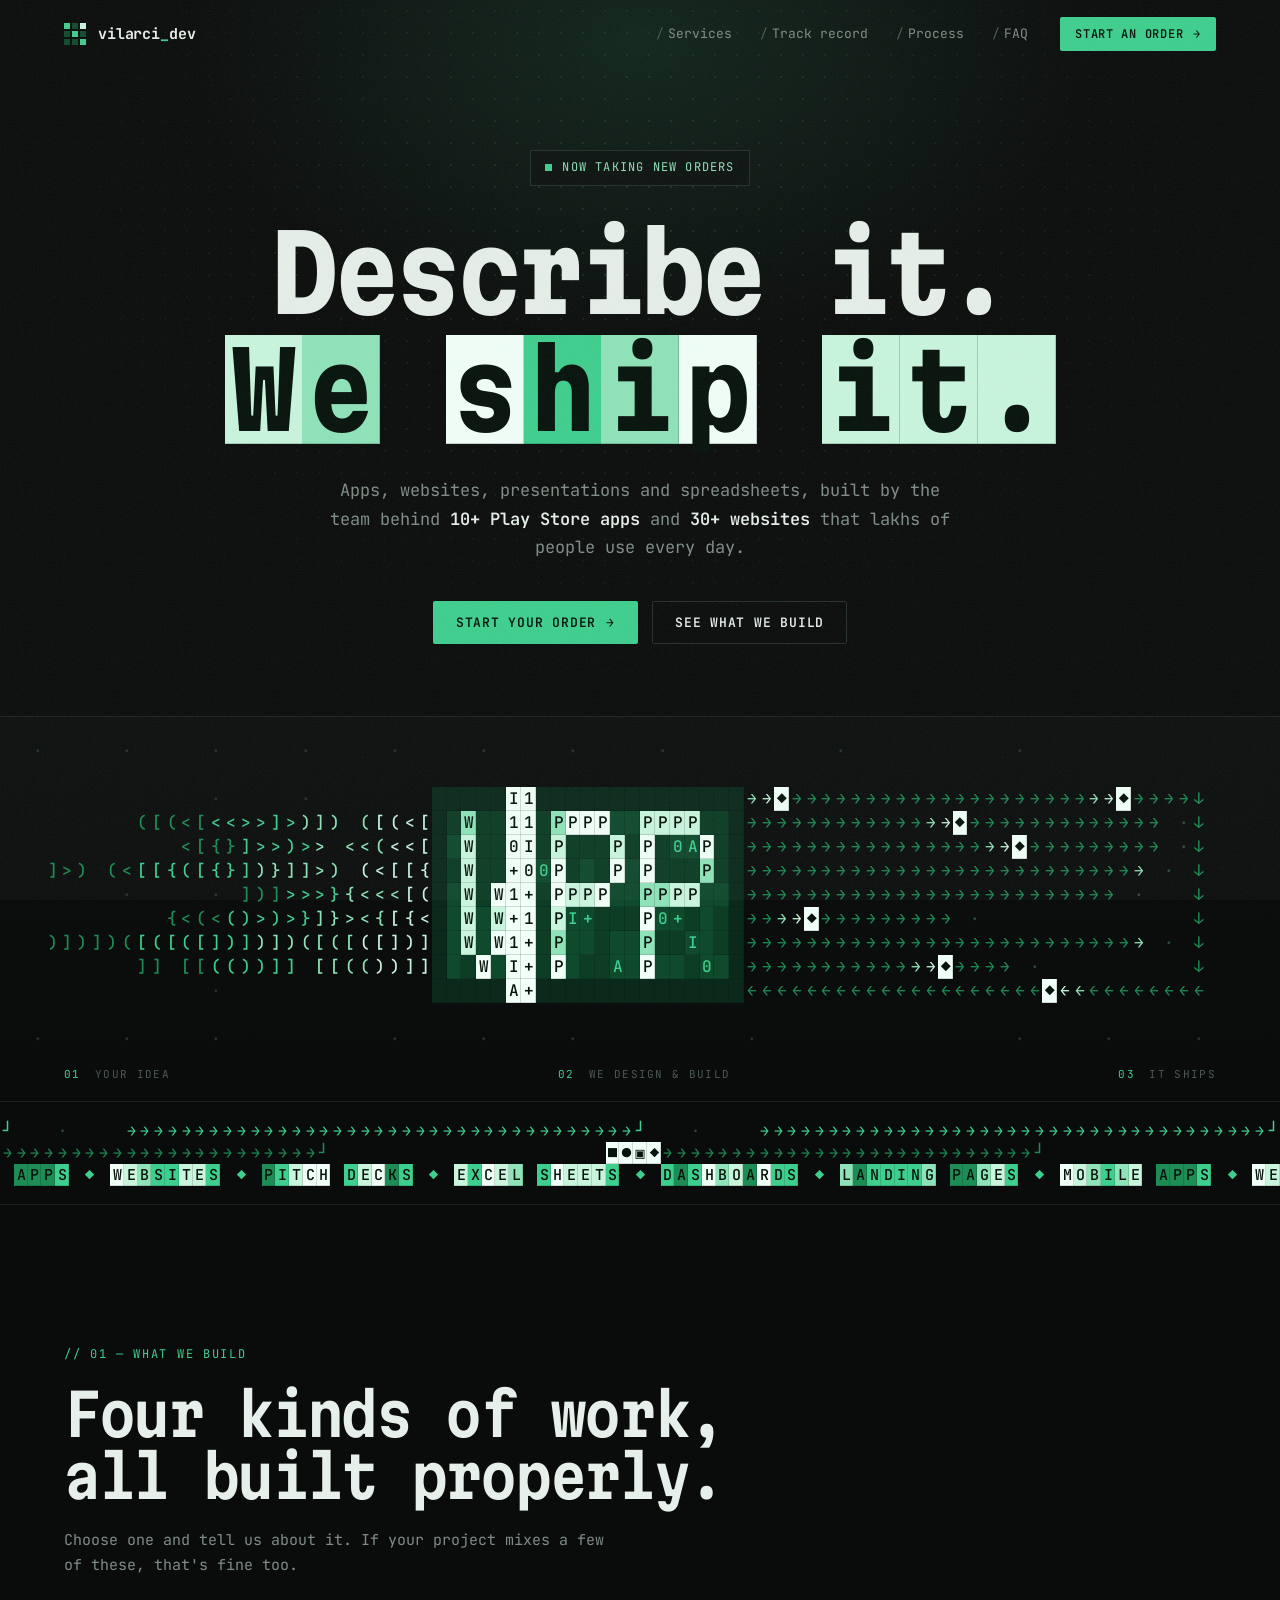
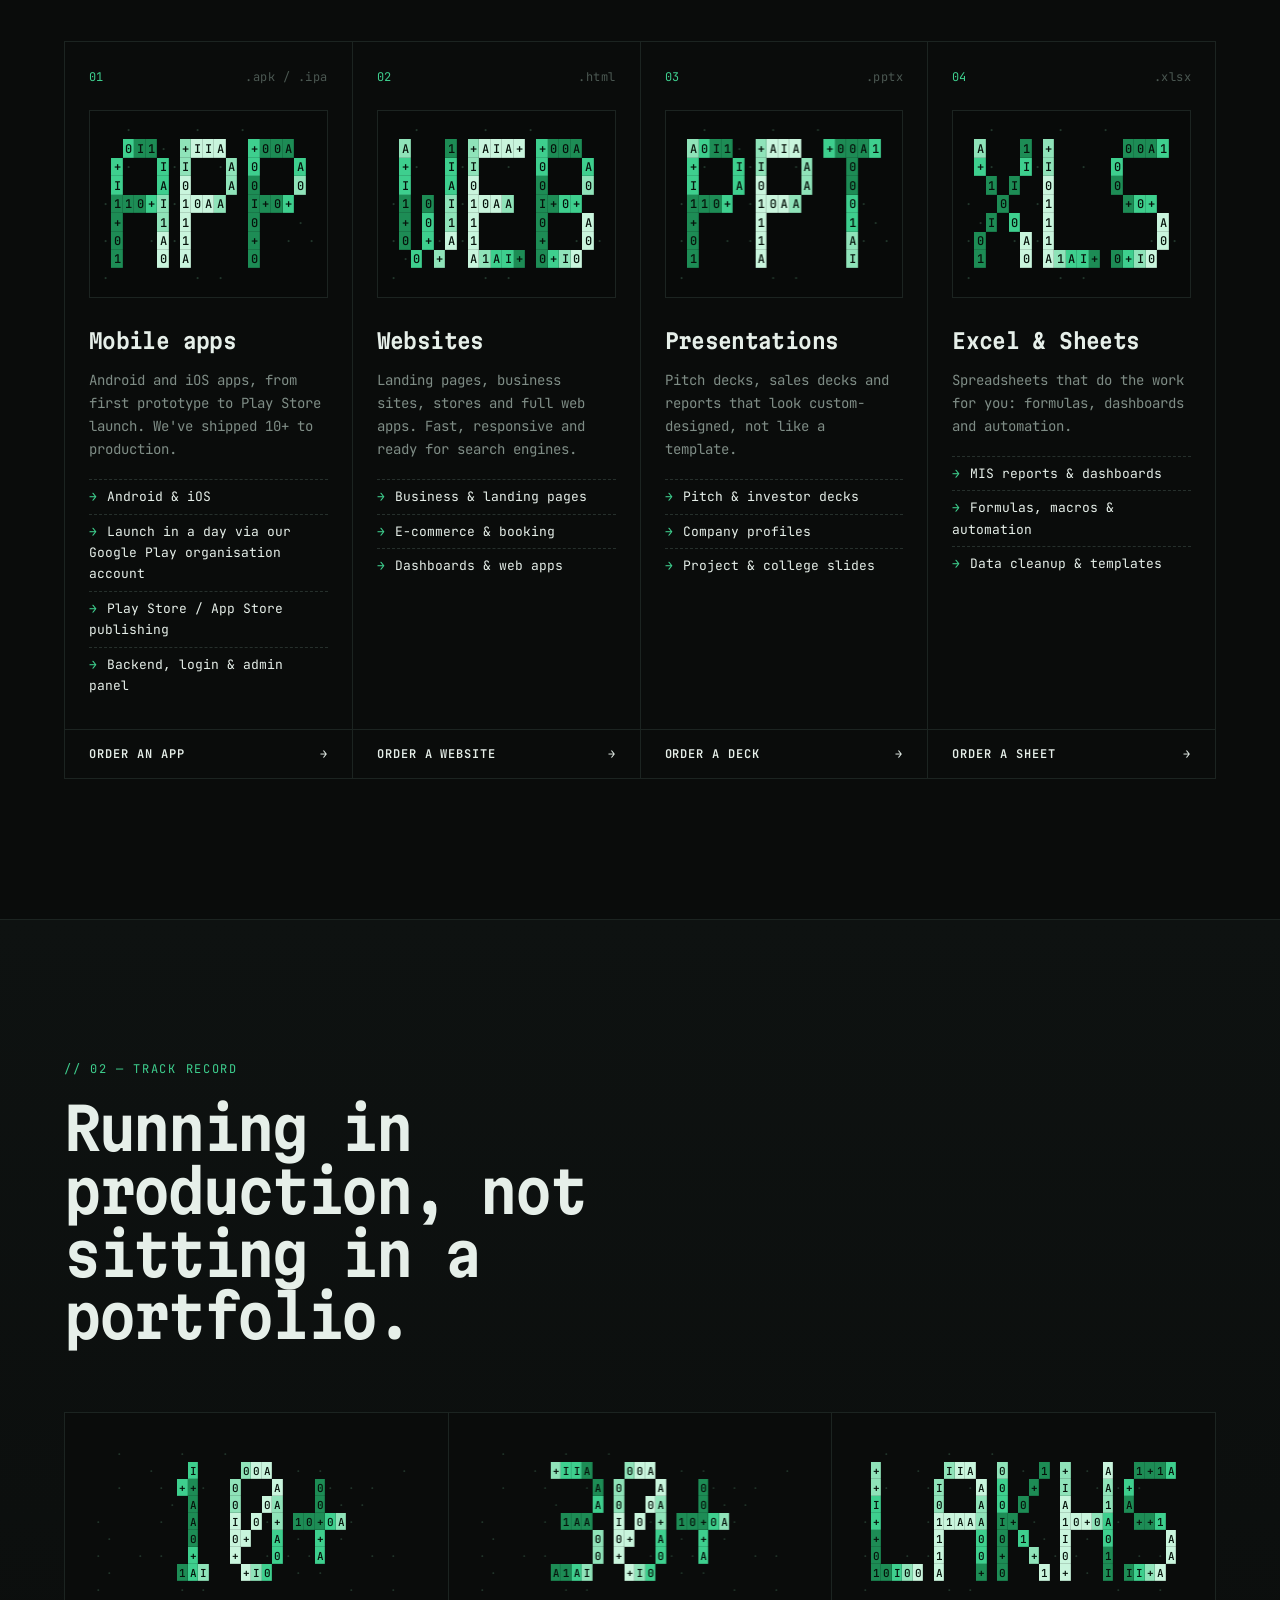
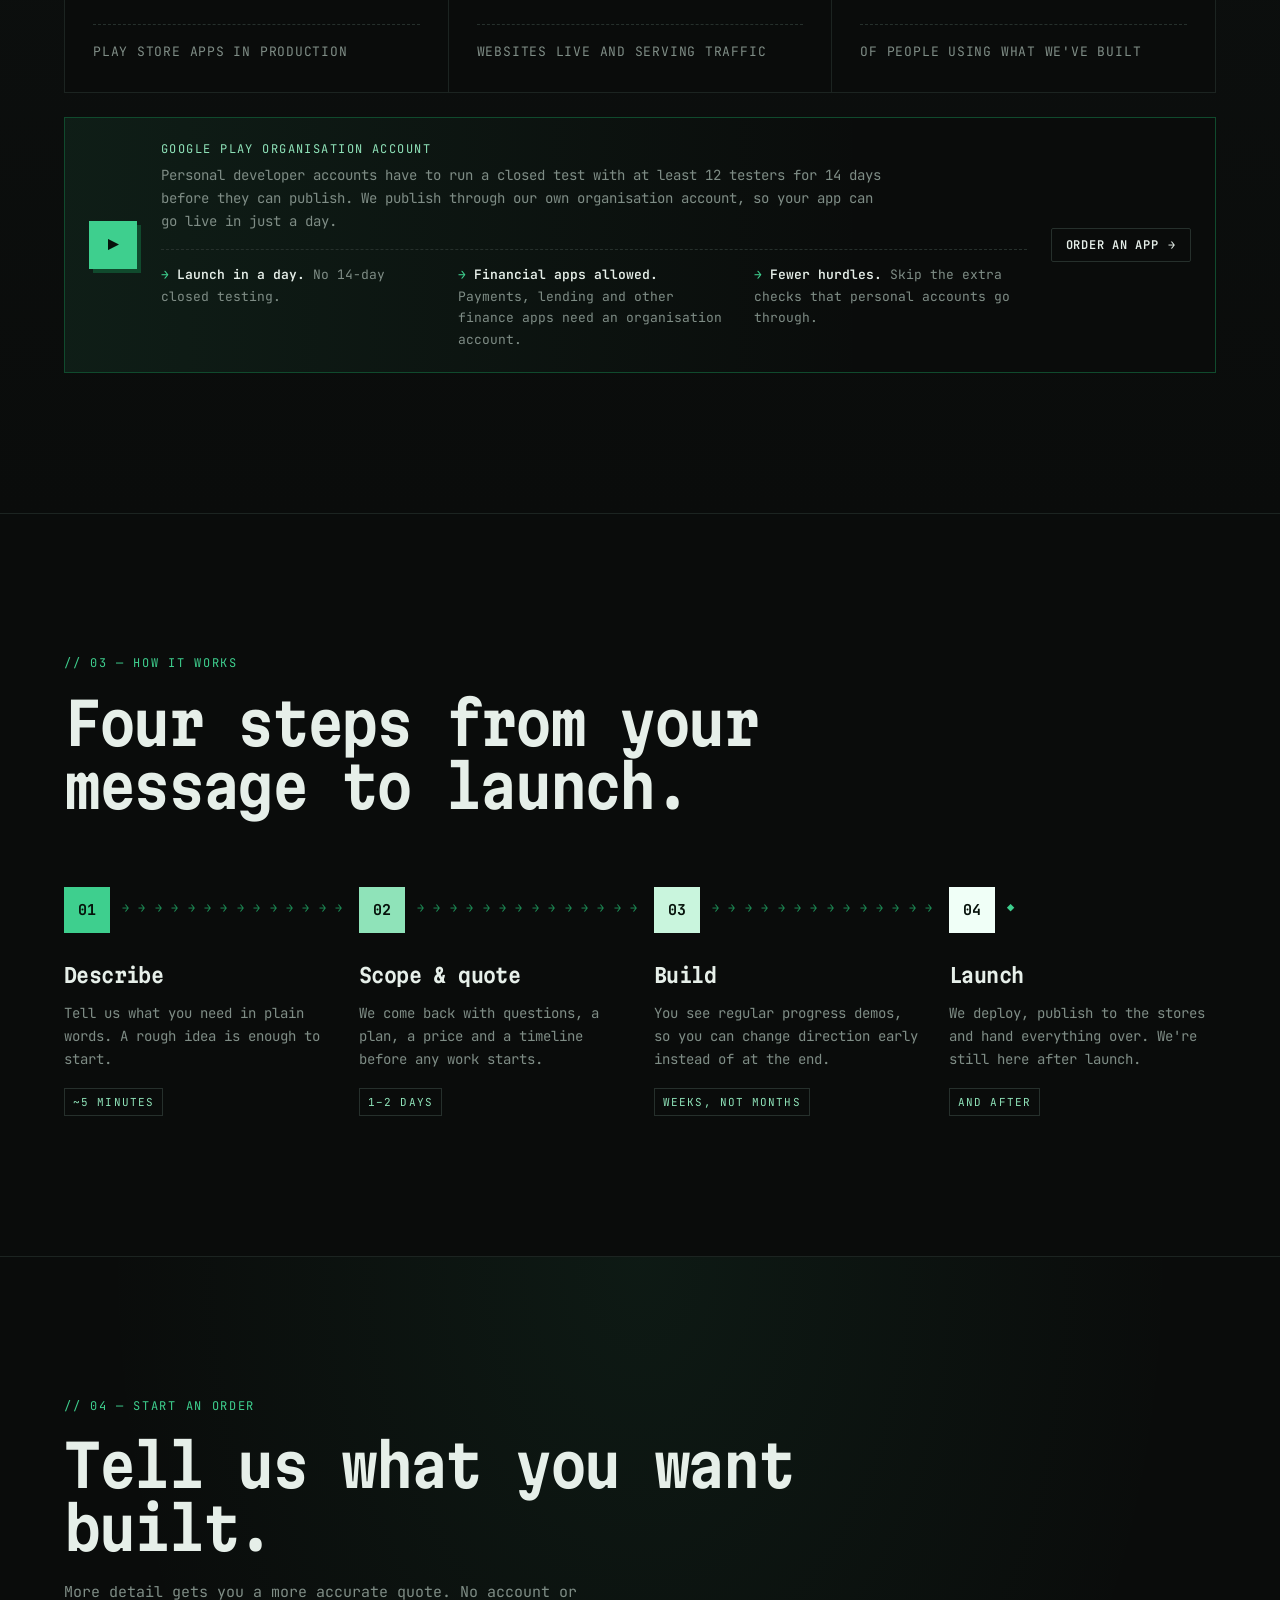
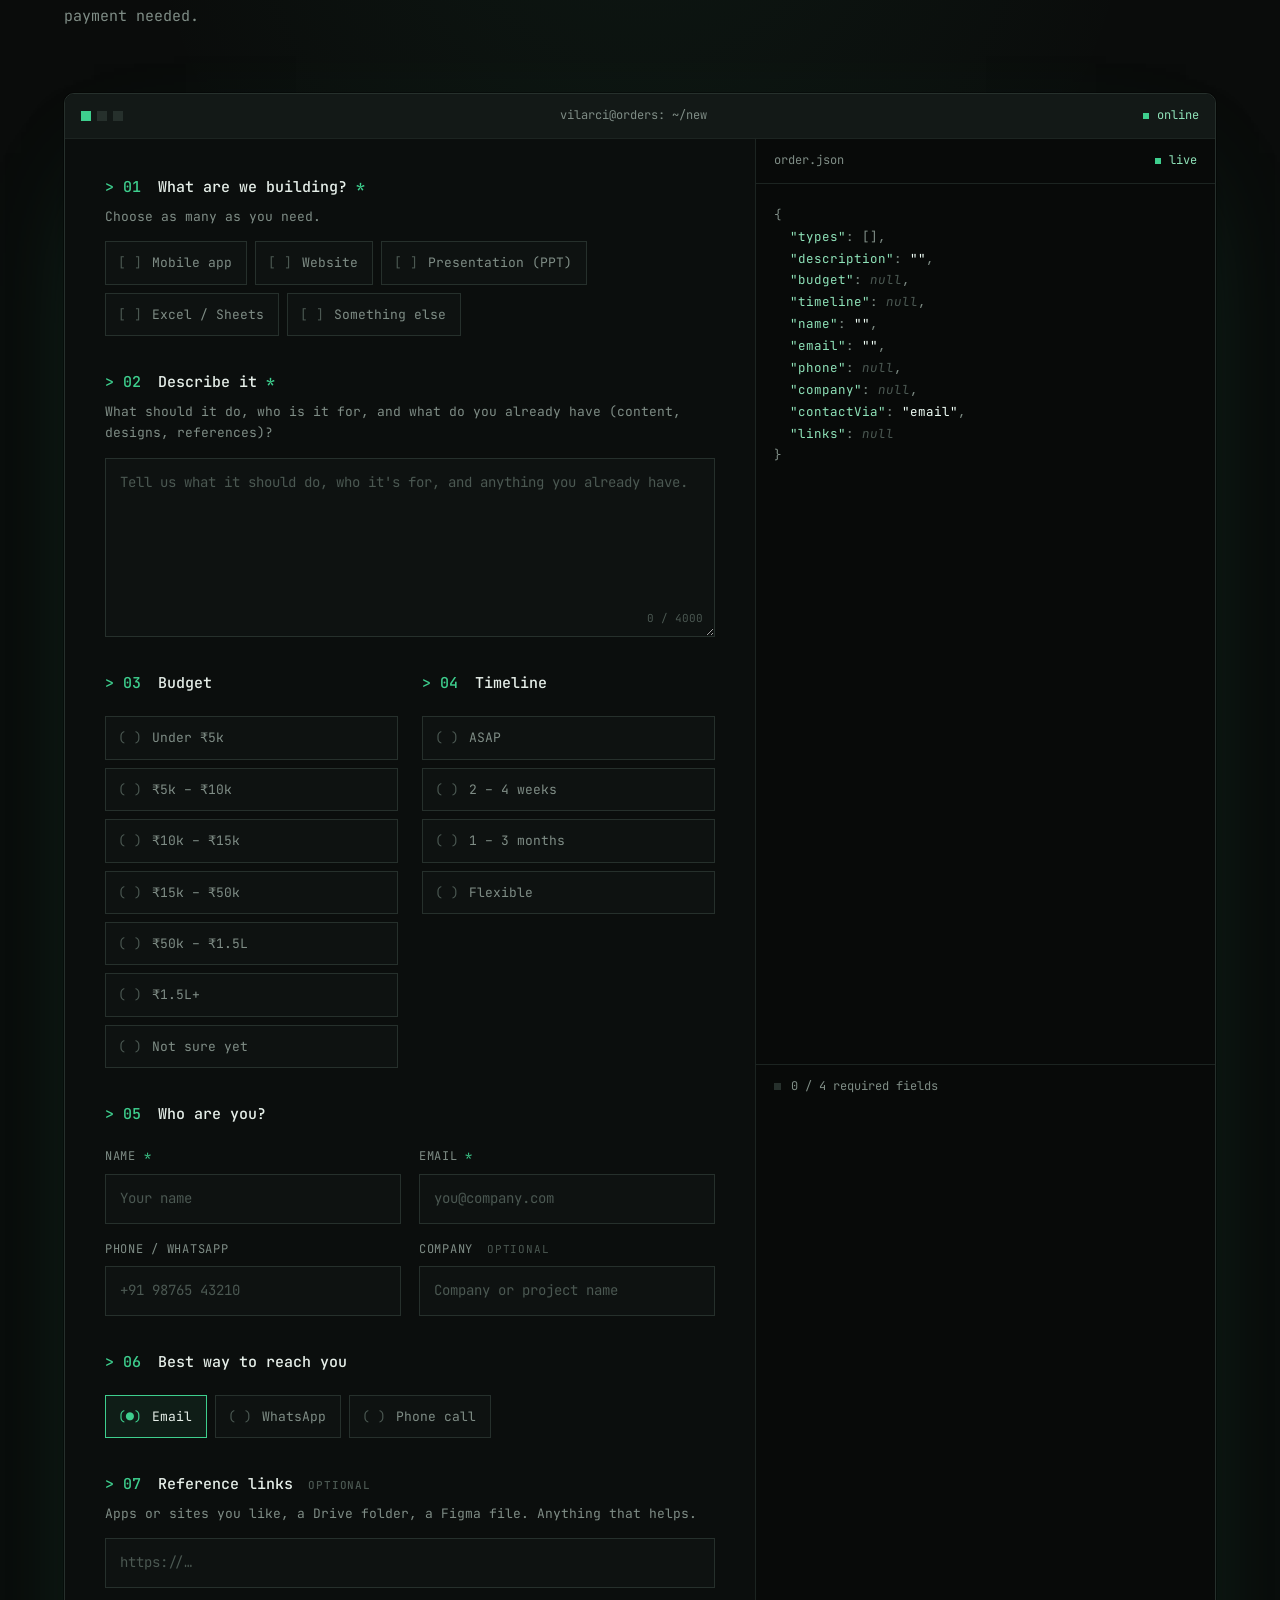
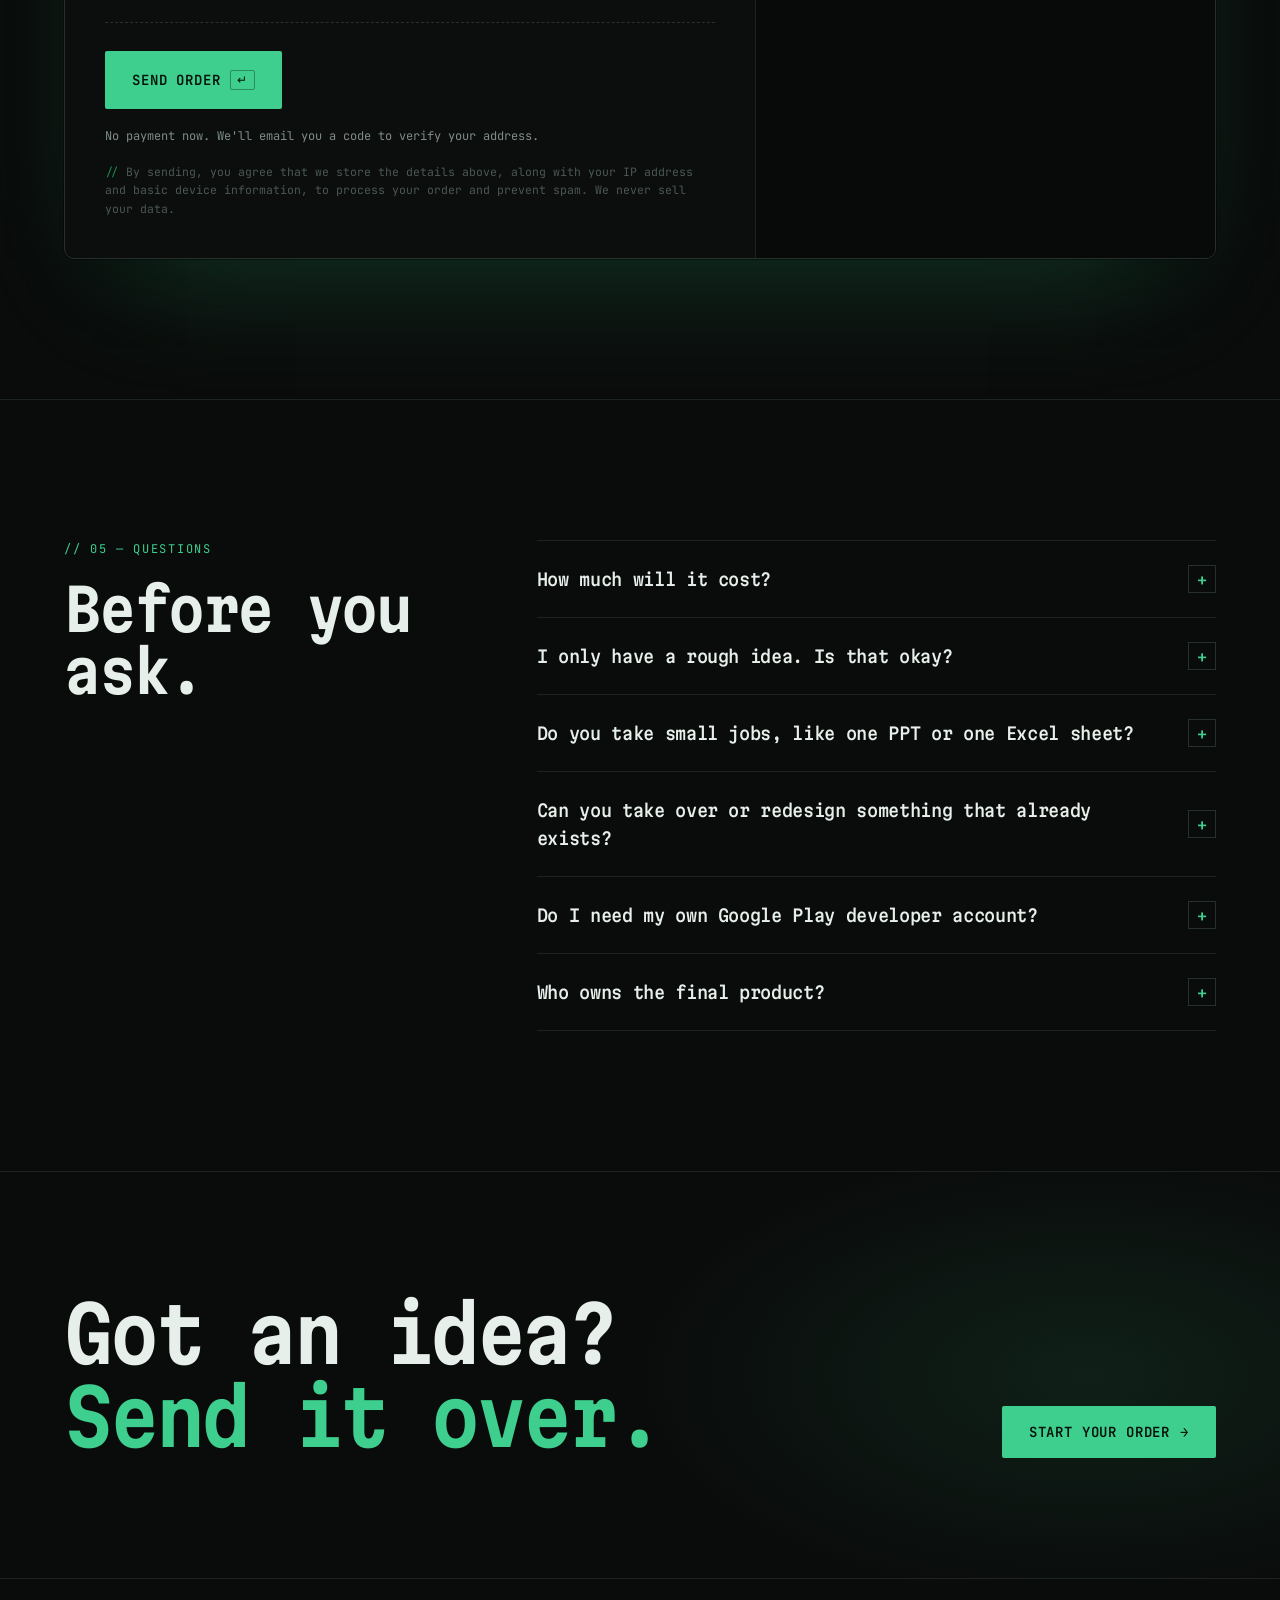
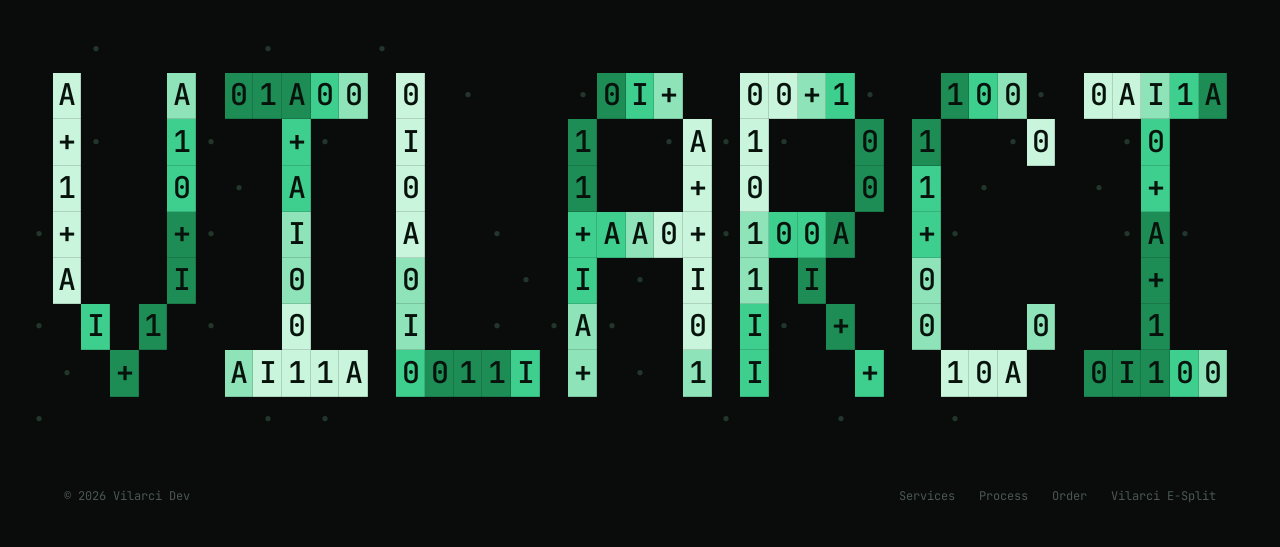
<file: index.html>
<!doctype html>
<html lang="en">
<head>
  <meta charset="utf-8" />
  <meta name="viewport" content="width=device-width, initial-scale=1" />
  <title>Vilarci Dev – App, Website, PPT &amp; Excel Development in India</title>
  <meta name="description" content="Order a mobile app, website, presentation or Excel sheet from the team behind 10+ Play Store apps and 30+ websites. Publish on Google Play in a day." />
  <link rel="canonical" href="https://dev.vilarci.in/" />
  <meta name="robots" content="index, follow, max-image-preview:large" />
  <meta property="og:type" content="website" />
  <meta property="og:site_name" content="Vilarci Dev" />
  <meta property="og:locale" content="en_IN" />
  <meta property="og:url" content="https://dev.vilarci.in/" />
  <meta property="og:title" content="Vilarci Dev: describe it, we ship it" />
  <meta property="og:description" content="Apps, websites, presentations and spreadsheets from the team behind 10+ Play Store apps and 30+ websites." />
  <meta property="og:image" content="https://dev.vilarci.in/og-image.jpg" />
  <meta property="og:image:width" content="1200" />
  <meta property="og:image:height" content="630" />
  <meta property="og:image:alt" content="Vilarci Dev: describe it, we ship it. Apps, websites, PPT and Excel." />
  <meta name="twitter:card" content="summary_large_image" />
  <meta name="twitter:title" content="Vilarci Dev: describe it, we ship it" />
  <meta name="twitter:description" content="Order an app, website, deck or spreadsheet. Publish on Google Play in a day." />
  <meta name="twitter:image" content="https://dev.vilarci.in/og-image.jpg" />
  <script type="application/ld+json">
{
 "@context": "https://schema.org",
 "@graph": [
  {
   "@type": "Organization",
   "@id": "https://dev.vilarci.in/#organization",
   "name": "Vilarci",
   "alternateName": "Vilarci Dev",
   "url": "https://dev.vilarci.in/",
   "logo": "https://officialpic.vilarci.in/Icons/web-icon.png",
   "image": "https://dev.vilarci.in/og-image.jpg",
   "description": "Order a mobile app, website, presentation or Excel sheet from the team behind 10+ Play Store apps and 30+ websites. Publish on Google Play in a day.",
   "email": "support@vilarci.in",
   "areaServed": {
    "@type": "Country",
    "name": "India"
   },
   "knowsAbout": [
    "Android app development",
    "iOS app development",
    "Website development",
    "Google Play publishing",
    "Presentation design",
    "Excel automation"
   ],
   "hasOfferCatalog": {
    "@type": "OfferCatalog",
    "name": "What we build",
    "itemListElement": [
     {
      "@type": "Offer",
      "itemOffered": {
       "@type": "Service",
       "name": "Mobile app development",
       "description": "Android and iOS apps, from first prototype to Play Store launch, with backend, login and admin panel.",
       "provider": {
        "@id": "https://dev.vilarci.in/#organization"
       },
       "areaServed": "India"
      }
     },
     {
      "@type": "Offer",
      "itemOffered": {
       "@type": "Service",
       "name": "Website development",
       "description": "Landing pages, business sites, e-commerce, booking and full web apps, fast and ready for search engines.",
       "provider": {
        "@id": "https://dev.vilarci.in/#organization"
       },
       "areaServed": "India"
      }
     },
     {
      "@type": "Offer",
      "itemOffered": {
       "@type": "Service",
       "name": "Presentation design",
       "description": "Pitch and investor decks, company profiles, and project and college slides.",
       "provider": {
        "@id": "https://dev.vilarci.in/#organization"
       },
       "areaServed": "India"
      }
     },
     {
      "@type": "Offer",
      "itemOffered": {
       "@type": "Service",
       "name": "Excel and Google Sheets",
       "description": "MIS reports, dashboards, formulas, macros, automation, data cleanup and templates.",
       "provider": {
        "@id": "https://dev.vilarci.in/#organization"
       },
       "areaServed": "India"
      }
     }
    ]
   }
  },
  {
   "@type": "WebSite",
   "@id": "https://dev.vilarci.in/#website",
   "url": "https://dev.vilarci.in/",
   "name": "Vilarci Dev",
   "inLanguage": "en-IN",
   "publisher": {
    "@id": "https://dev.vilarci.in/#organization"
   }
  },
  {
   "@type": "FAQPage",
   "@id": "https://dev.vilarci.in/#faq",
   "mainEntity": [
    {
     "@type": "Question",
     "name": "How much will it cost?",
     "acceptedAnswer": {
      "@type": "Answer",
      "text": "It depends on the scope. Choose a rough budget in the form and we'll suggest what fits. You'll get a clear quote before any work starts."
     }
    },
    {
     "@type": "Question",
     "name": "I only have a rough idea. Is that okay?",
     "acceptedAnswer": {
      "@type": "Answer",
      "text": "Yes. Most projects start as a few sentences, and we'll ask the right questions to fill in the rest."
     }
    },
    {
     "@type": "Question",
     "name": "Do you take small jobs, like one PPT or one Excel sheet?",
     "acceptedAnswer": {
      "@type": "Answer",
      "text": "Yes. A single deck or spreadsheet gets the same care as a full app."
     }
    },
    {
     "@type": "Question",
     "name": "Can you take over or redesign something that already exists?",
     "acceptedAnswer": {
      "@type": "Answer",
      "text": "Yes. Send us a link to your current app, site or file in the form and tell us what isn't working."
     }
    },
    {
     "@type": "Question",
     "name": "Do I need my own Google Play developer account?",
     "acceptedAnswer": {
      "@type": "Answer",
      "text": "No. We publish through our Google Play organisation account, so your app can go live in just a day, without the 14-day closed testing that personal accounts must complete first. Organisation accounts can also publish financial apps (payments, lending and similar), which personal accounts can't, and they skip the extra hurdles personal accounts face."
     }
    },
    {
     "@type": "Question",
     "name": "Who owns the final product?",
     "acceptedAnswer": {
      "@type": "Answer",
      "text": "You do. Source code and design files are handed over to you at the end of the project. If we publish your app on our Play account, we can transfer it to your own developer account whenever you want."
     }
    }
   ]
  }
 ]
}
  </script>
  <meta name="theme-color" content="#0a0c0b" />
  <link rel="icon" type="image/png" href="https://officialpic.vilarci.in/Icons/web-icon.png" />
  <link rel="apple-touch-icon" href="https://officialpic.vilarci.in/Icons/web-icon.png" />
  <link rel="preconnect" href="https://fonts.googleapis.com" />
  <link rel="preconnect" href="https://fonts.gstatic.com" crossorigin />
  <link href="https://fonts.googleapis.com/css2?family=JetBrains+Mono:wght@400;500;700&family=Martian+Mono:wdth,wght@75..112.5,300..800&display=swap" rel="stylesheet" />
  <link rel="stylesheet" href="/css/styles.css" />
</head>
<body>

  <!-- ───────────── NAV ───────────── -->
  <header class="nav" id="nav">
    <div class="wrap nav-inner">
      <a href="#top" class="logo" aria-label="Vilarci Dev home">
        <span class="logo-mark" aria-hidden="true"><i></i><i></i><i></i><i></i><i></i><i></i><i></i><i></i><i></i></span>
        <span class="logo-word">vilarci<span>_</span>dev</span>
      </a>
      <nav class="nav-links" aria-label="Primary">
        <a href="#services">Services</a>
        <a href="#record">Track record</a>
        <a href="#process">Process</a>
        <a href="#faq">FAQ</a>
      </nav>
      <a href="#order" class="btn btn-primary btn-sm">Start an order <span class="arr">→</span></a>
    </div>
  </header>

  <main id="top">

    <!-- ───────────── HERO ───────────── -->
    <section class="hero">
      <div class="wrap hero-copy">
        <p class="eyebrow" data-reveal><span class="pulse" aria-hidden="true"></span>Now taking new orders</p>
        <h1 data-reveal>
          <span class="h1-line">Describe it.</span>
          <span class="h1-line"><span class="cells" data-cells aria-label="We ship it.">We ship it.</span></span>
        </h1>
        <p class="lede" data-reveal>
          Apps, websites, presentations and spreadsheets, built by the team behind
          <b>10+ Play Store apps</b> and <b>30+ websites</b> that lakhs of people use every day.
        </p>
        <div class="cta-row" data-reveal>
          <a href="#order" class="btn btn-primary">Start your order <span class="arr">→</span></a>
          <a href="#services" class="btn btn-ghost">See what we build</a>
        </div>
      </div>

      <div class="hero-art" data-reveal>
        <canvas data-scene="pipeline" data-rows="13" data-cell="24" data-cell-mobile="17" data-interactive aria-hidden="true"></canvas>
        <div class="wrap hero-legend" aria-hidden="true">
          <span><em>01</em> your idea</span>
          <span><em>02</em> we design &amp; build</span>
          <span><em>03</em> it ships</span>
        </div>
      </div>
    </section>

    <!-- ───────────── TICKER ───────────── -->
    <div class="ticker" aria-hidden="true">
      <canvas data-scene="ticker" data-rows="3" data-cell="22" data-text="MOBILE APPS · WEBSITES · PITCH DECKS · EXCEL SHEETS · DASHBOARDS · LANDING PAGES · "></canvas>
    </div>

    <!-- ───────────── SERVICES ───────────── -->
    <section class="section" id="services">
      <div class="wrap">
        <div class="section-head" data-reveal>
          <p class="kicker">// 01 — what we build</p>
          <h2>Four kinds of work, all built properly.</h2>
          <p class="section-sub">Choose one and tell us about it. If your project mixes a few of these, that's fine too.</p>
        </div>

        <div class="cards">
          <article class="card" data-glyph-hover data-reveal>
            <div class="card-top"><span class="idx">01</span><span class="tag">.apk / .ipa</span></div>
            <div class="card-art"><canvas data-scene="bitmap" data-text="APP" data-pad="1" data-max-cell="26" aria-hidden="true"></canvas></div>
            <h3>Mobile apps</h3>
            <p>Android and iOS apps, from first prototype to Play Store launch. We've shipped 10+ to production.</p>
            <ul>
              <li>Android &amp; iOS</li>
              <li>Launch in a day via our Google Play organisation account</li>
              <li>Play Store / App Store publishing</li>
              <li>Backend, login &amp; admin panel</li>
            </ul>
            <button class="card-cta" type="button" data-order="app">Order an app <span class="arr">→</span></button>
          </article>

          <article class="card" data-glyph-hover data-reveal>
            <div class="card-top"><span class="idx">02</span><span class="tag">.html</span></div>
            <div class="card-art"><canvas data-scene="bitmap" data-text="WEB" data-pad="1" data-max-cell="26" aria-hidden="true"></canvas></div>
            <h3>Websites</h3>
            <p>Landing pages, business sites, stores and full web apps. Fast, responsive and ready for search engines.</p>
            <ul>
              <li>Business &amp; landing pages</li>
              <li>E-commerce &amp; booking</li>
              <li>Dashboards &amp; web apps</li>
            </ul>
            <button class="card-cta" type="button" data-order="website">Order a website <span class="arr">→</span></button>
          </article>

          <article class="card" data-glyph-hover data-reveal>
            <div class="card-top"><span class="idx">03</span><span class="tag">.pptx</span></div>
            <div class="card-art"><canvas data-scene="bitmap" data-text="PPT" data-pad="1" data-max-cell="26" aria-hidden="true"></canvas></div>
            <h3>Presentations</h3>
            <p>Pitch decks, sales decks and reports that look custom-designed, not like a template.</p>
            <ul>
              <li>Pitch &amp; investor decks</li>
              <li>Company profiles</li>
              <li>Project &amp; college slides</li>
            </ul>
            <button class="card-cta" type="button" data-order="ppt">Order a deck <span class="arr">→</span></button>
          </article>

          <article class="card" data-glyph-hover data-reveal>
            <div class="card-top"><span class="idx">04</span><span class="tag">.xlsx</span></div>
            <div class="card-art"><canvas data-scene="bitmap" data-text="XLS" data-pad="1" data-max-cell="26" aria-hidden="true"></canvas></div>
            <h3>Excel &amp; Sheets</h3>
            <p>Spreadsheets that do the work for you: formulas, dashboards and automation.</p>
            <ul>
              <li>MIS reports &amp; dashboards</li>
              <li>Formulas, macros &amp; automation</li>
              <li>Data cleanup &amp; templates</li>
            </ul>
            <button class="card-cta" type="button" data-order="excel">Order a sheet <span class="arr">→</span></button>
          </article>
        </div>
      </div>
    </section>

    <!-- ───────────── TRACK RECORD ───────────── -->
    <section class="section section-record" id="record">
      <div class="wrap">
        <div class="section-head" data-reveal>
          <p class="kicker">// 02 — track record</p>
          <h2>Running in production, not sitting in a portfolio.</h2>
        </div>
        <div class="stats">
          <div class="stat" data-glyph-hover data-reveal>
            <canvas data-scene="bitmap" data-text="10+" data-pad="1" data-cols="31" data-max-cell="34" aria-hidden="true"></canvas>
            <p class="stat-num">10+</p>
            <p class="stat-label">Play Store apps in production</p>
          </div>
          <div class="stat" data-glyph-hover data-reveal>
            <canvas data-scene="bitmap" data-text="30+" data-pad="1" data-cols="31" data-max-cell="34" aria-hidden="true"></canvas>
            <p class="stat-num">30+</p>
            <p class="stat-label">Websites live and serving traffic</p>
          </div>
          <div class="stat" data-glyph-hover data-reveal>
            <canvas data-scene="bitmap" data-text="LAKHS" data-pad="1" data-cols="31" data-max-cell="34" aria-hidden="true"></canvas>
            <p class="stat-num">Lakhs</p>
            <p class="stat-label">of people using what we've built</p>
          </div>
        </div>

        <div class="play-note" data-reveal>
          <span class="play-icon" aria-hidden="true">▶</span>
          <div class="play-copy">
            <p class="play-title">Google Play organisation account</p>
            <p>Personal developer accounts have to run a closed test with at least 12 testers for 14 days before they can publish. We publish through our own organisation account, so your app can go live in just a day.</p>
            <ul class="play-perks">
              <li><b>Launch in a day.</b> No 14-day closed testing.</li>
              <li><b>Financial apps allowed.</b> Payments, lending and other finance apps need an organisation account.</li>
              <li><b>Fewer hurdles.</b> Skip the extra checks that personal accounts go through.</li>
            </ul>
          </div>
          <button class="btn btn-ghost btn-sm" type="button" data-order="app">Order an app <span class="arr">→</span></button>
        </div>
      </div>
    </section>

    <!-- ───────────── PROCESS ───────────── -->
    <section class="section" id="process">
      <div class="wrap">
        <div class="section-head" data-reveal>
          <p class="kicker">// 03 — how it works</p>
          <h2>Four steps from your message to launch.</h2>
        </div>
        <ol class="steps">
          <li class="step" data-reveal>
            <span class="step-n">01</span>
            <h3>Describe</h3>
            <p>Tell us what you need in plain words. A rough idea is enough to start.</p>
            <span class="step-time">~5 minutes</span>
          </li>
          <li class="step" data-reveal>
            <span class="step-n">02</span>
            <h3>Scope &amp; quote</h3>
            <p>We come back with questions, a plan, a price and a timeline before any work starts.</p>
            <span class="step-time">1–2 days</span>
          </li>
          <li class="step" data-reveal>
            <span class="step-n">03</span>
            <h3>Build</h3>
            <p>You see regular progress demos, so you can change direction early instead of at the end.</p>
            <span class="step-time">weeks, not months</span>
          </li>
          <li class="step" data-reveal>
            <span class="step-n">04</span>
            <h3>Launch</h3>
            <p>We deploy, publish to the stores and hand everything over. We're still here after launch.</p>
            <span class="step-time">and after</span>
          </li>
        </ol>
      </div>
    </section>

    <!-- ───────────── ORDER ───────────── -->
    <section class="section section-order" id="order">
      <div class="wrap">
        <div class="section-head" data-reveal>
          <p class="kicker">// 04 — start an order</p>
          <h2>Tell us what you want built.</h2>
          <p class="section-sub">More detail gets you a more accurate quote. No account or payment needed.</p>
        </div>

        <div class="term" data-reveal>
          <div class="term-bar">
            <span class="term-dots" aria-hidden="true"><i></i><i></i><i></i></span>
            <span class="term-title">vilarci@orders: ~/new</span>
            <span class="term-status"><span class="pulse" aria-hidden="true"></span>online</span>
          </div>

          <div class="term-body">
            <form class="order-form" id="order-form" novalidate>
              <fieldset class="q" data-field="types">
                <legend><span class="prompt">&gt; 01</span> What are we building? <span class="req">*</span></legend>
                <p class="hint">Choose as many as you need.</p>
                <div class="chips">
                  <label class="chip"><input type="checkbox" name="types" value="app" /><span class="box"></span>Mobile app</label>
                  <label class="chip"><input type="checkbox" name="types" value="website" /><span class="box"></span>Website</label>
                  <label class="chip"><input type="checkbox" name="types" value="ppt" /><span class="box"></span>Presentation (PPT)</label>
                  <label class="chip"><input type="checkbox" name="types" value="excel" /><span class="box"></span>Excel / Sheets</label>
                  <label class="chip"><input type="checkbox" name="types" value="other" /><span class="box"></span>Something else</label>
                </div>
                <p class="err" aria-live="polite"></p>
              </fieldset>

              <div class="q" data-field="description">
                <label for="f-desc"><span class="prompt">&gt; 02</span> Describe it <span class="req">*</span></label>
                <p class="hint">What should it do, who is it for, and what do you already have (content, designs, references)?</p>
                <div class="textarea-wrap">
                  <textarea id="f-desc" name="description" rows="7" maxlength="4000" placeholder="Tell us what it should do, who it's for, and anything you already have."></textarea>
                  <span class="count" id="desc-count">0 / 4000</span>
                </div>
                <p class="err" aria-live="polite"></p>
              </div>

              <div class="q-row">
                <fieldset class="q" data-field="budget">
                  <legend><span class="prompt">&gt; 03</span> Budget</legend>
                  <div class="chips chips-col">
                    <label class="chip radio"><input type="radio" name="budget" value="under-5k" /><span class="box"></span>Under ₹5k</label>
                    <label class="chip radio"><input type="radio" name="budget" value="5k-10k" /><span class="box"></span>₹5k – ₹10k</label>
                    <label class="chip radio"><input type="radio" name="budget" value="10k-15k" /><span class="box"></span>₹10k – ₹15k</label>
                    <label class="chip radio"><input type="radio" name="budget" value="15k-50k" /><span class="box"></span>₹15k – ₹50k</label>
                    <label class="chip radio"><input type="radio" name="budget" value="50k-1.5L" /><span class="box"></span>₹50k – ₹1.5L</label>
                    <label class="chip radio"><input type="radio" name="budget" value="1.5L+" /><span class="box"></span>₹1.5L+</label>
                    <label class="chip radio"><input type="radio" name="budget" value="not-sure" /><span class="box"></span>Not sure yet</label>
                  </div>
                </fieldset>

                <fieldset class="q" data-field="timeline">
                  <legend><span class="prompt">&gt; 04</span> Timeline</legend>
                  <div class="chips chips-col">
                    <label class="chip radio"><input type="radio" name="timeline" value="asap" /><span class="box"></span>ASAP</label>
                    <label class="chip radio"><input type="radio" name="timeline" value="2-4-weeks" /><span class="box"></span>2 – 4 weeks</label>
                    <label class="chip radio"><input type="radio" name="timeline" value="1-3-months" /><span class="box"></span>1 – 3 months</label>
                    <label class="chip radio"><input type="radio" name="timeline" value="flexible" /><span class="box"></span>Flexible</label>
                  </div>
                </fieldset>
              </div>

              <fieldset class="q">
                <legend><span class="prompt">&gt; 05</span> Who are you?</legend>
                <div class="grid-2">
                  <div class="field" data-field="name">
                    <label for="f-name">Name <span class="req">*</span></label>
                    <input id="f-name" name="name" type="text" autocomplete="name" placeholder="Your name" />
                    <p class="err" aria-live="polite"></p>
                  </div>
                  <div class="field" data-field="email">
                    <label for="f-email">Email <span class="req">*</span></label>
                    <input id="f-email" name="email" type="email" autocomplete="email" placeholder="you@company.com" />
                    <p class="err" aria-live="polite"></p>
                  </div>
                  <div class="field" data-field="phone">
                    <label for="f-phone">Phone / WhatsApp</label>
                    <input id="f-phone" name="phone" type="tel" autocomplete="tel" placeholder="+91 98765 43210" />
                    <p class="err" aria-live="polite"></p>
                  </div>
                  <div class="field">
                    <label for="f-company">Company <span class="opt">optional</span></label>
                    <input id="f-company" name="company" type="text" autocomplete="organization" placeholder="Company or project name" />
                  </div>
                </div>
              </fieldset>

              <fieldset class="q" data-field="contactVia">
                <legend><span class="prompt">&gt; 06</span> Best way to reach you</legend>
                <div class="chips">
                  <label class="chip radio"><input type="radio" name="contactVia" value="email" checked /><span class="box"></span>Email</label>
                  <label class="chip radio"><input type="radio" name="contactVia" value="whatsapp" /><span class="box"></span>WhatsApp</label>
                  <label class="chip radio"><input type="radio" name="contactVia" value="call" /><span class="box"></span>Phone call</label>
                </div>
                <p class="err" aria-live="polite"></p>
              </fieldset>

              <div class="q">
                <label for="f-links"><span class="prompt">&gt; 07</span> Reference links <span class="opt">optional</span></label>
                <p class="hint">Apps or sites you like, a Drive folder, a Figma file. Anything that helps.</p>
                <input id="f-links" name="links" type="text" placeholder="https://…" />
              </div>

              <div class="submit-row">
                <button type="submit" class="btn btn-primary btn-lg" id="submit-btn">
                  <span class="btn-label">Send order</span> <kbd>↵</kbd>
                </button>
                <p class="submit-note">No payment now. We'll email you a code to verify your address.</p>
              </div>
              <p class="privacy-note">By sending, you agree that we store the details above, along with your IP address and basic device information, to process your order and prevent spam. We never sell your data.</p>
              <p class="form-err" id="form-err" role="alert"></p>
            </form>

            <aside class="preview" aria-label="Live order preview">
              <div class="preview-head">
                <span>order.json</span>
                <span class="preview-live"><span class="pulse" aria-hidden="true"></span>live</span>
              </div>
              <pre class="json" id="json-preview"></pre>
              <div class="preview-foot">
                <span class="ok-dot"></span><span id="preview-progress">0 / 4 required fields</span>
              </div>
            </aside>

            <div class="term-done" id="term-done" hidden>
              <pre class="log" id="term-log" aria-live="polite"></pre>
              <div class="log-actions" id="log-actions" hidden>
                <button type="button" class="btn btn-ghost btn-sm" data-back>← Edit order</button>
              </div>

              <form class="otp" id="otp-form" hidden novalidate>
                <h3>Check your inbox.</h3>
                <p>We sent a 6-digit code to <b id="otp-email"></b>. Enter it to verify your email and send your order.</p>
                <div class="otp-cells" id="otp-cells" role="group" aria-label="Verification code">
                  <input class="otp-cell" inputmode="numeric" autocomplete="one-time-code" placeholder="·" aria-label="Digit 1" />
                  <input class="otp-cell" inputmode="numeric" autocomplete="off" placeholder="·" aria-label="Digit 2" />
                  <input class="otp-cell" inputmode="numeric" autocomplete="off" placeholder="·" aria-label="Digit 3" />
                  <input class="otp-cell" inputmode="numeric" autocomplete="off" placeholder="·" aria-label="Digit 4" />
                  <input class="otp-cell" inputmode="numeric" autocomplete="off" placeholder="·" aria-label="Digit 5" />
                  <input class="otp-cell" inputmode="numeric" autocomplete="off" placeholder="·" aria-label="Digit 6" />
                </div>
                <p class="err" id="otp-err" aria-live="polite"></p>
                <p class="otp-ok" id="otp-ok" aria-live="polite"></p>
                <div class="otp-actions">
                  <button type="submit" class="btn btn-primary" id="otp-submit"><span class="btn-label">Verify &amp; send order</span> <kbd>↵</kbd></button>
                  <button type="button" class="link-btn" id="otp-resend" disabled>Resend code</button>
                  <button type="button" class="link-btn" data-back>← Edit order</button>
                </div>
                <p class="otp-note">Can't find it? Check your spam or promotions folder. The code expires in 10 minutes.</p>
              </form>

              <div class="done-card" id="done-card" hidden>
                <canvas data-scene="bitmap" data-text="SENT!" data-pad="1" data-max-cell="30" aria-hidden="true"></canvas>
                <h3>Order received.</h3>
                <p>Your order ID is <code id="done-id">—</code>. <span id="done-mail">We've emailed a copy with all the details to <b id="done-email"></b>.</span> We'll get back to you with questions and a quote.</p>
                <button type="button" class="btn btn-ghost" id="new-order">Start another order</button>
              </div>
            </div>
          </div>
        </div>
      </div>
    </section>

    <!-- ───────────── FAQ ───────────── -->
    <section class="section" id="faq">
      <div class="wrap faq-wrap">
        <div class="section-head" data-reveal>
          <p class="kicker">// 05 — questions</p>
          <h2>Before you ask.</h2>
        </div>
        <div class="faq" data-reveal>
          <details>
            <summary>How much will it cost?</summary>
            <p>It depends on the scope. Choose a rough budget in the form and we'll suggest what fits. You'll get a clear quote before any work starts.</p>
          </details>
          <details>
            <summary>I only have a rough idea. Is that okay?</summary>
            <p>Yes. Most projects start as a few sentences, and we'll ask the right questions to fill in the rest.</p>
          </details>
          <details>
            <summary>Do you take small jobs, like one PPT or one Excel sheet?</summary>
            <p>Yes. A single deck or spreadsheet gets the same care as a full app.</p>
          </details>
          <details>
            <summary>Can you take over or redesign something that already exists?</summary>
            <p>Yes. Send us a link to your current app, site or file in the form and tell us what isn't working.</p>
          </details>
          <details>
            <summary>Do I need my own Google Play developer account?</summary>
            <p>No. We publish through our Google Play organisation account, so your app can go live in just a day, without the 14-day closed testing that personal accounts must complete first. Organisation accounts can also publish financial apps (payments, lending and similar), which personal accounts can't, and they skip the extra hurdles personal accounts face.</p>
          </details>
          <details>
            <summary>Who owns the final product?</summary>
            <p>You do. Source code and design files are handed over to you at the end of the project. If we publish your app on our Play account, we can transfer it to your own developer account whenever you want.</p>
          </details>
        </div>
      </div>
    </section>

    <!-- ───────────── FINAL CTA ───────────── -->
    <section class="final">
      <div class="wrap final-inner" data-reveal>
        <h2>Got an idea? <br /><span class="dim">Send it over.</span></h2>
        <a href="#order" class="btn btn-primary btn-lg">Start your order <span class="arr">→</span></a>
      </div>
    </section>
  </main>

  <!-- ───────────── FOOTER ───────────── -->
  <footer class="footer">
    <div class="footer-art" data-glyph-hover>
      <canvas data-scene="bitmap" data-text="VILARCI" data-pad="1" data-max-cell="64" aria-hidden="true"></canvas>
    </div>
    <div class="wrap footer-row">
      <span>© <span id="year">2026</span> Vilarci Dev</span>
      <span class="footer-links">
        <a href="#services">Services</a>
        <a href="#process">Process</a>
        <a href="#order">Order</a>
        <a href="https://esplit.vilarci.in/">Vilarci E-Split</a>
      </span>
    </div>
  </footer>

  <script src="/js/glyph.js"></script>
  <script src="/js/orders.js"></script>
  <script src="/js/app.js"></script>
</body>
</html>
</file>
<file: css/styles.css>
/* ──────────────────────────────────────────────────────────────
   Vilarci Dev — order site
   Terminal / glyph-grid aesthetic: near-black, one green family.
   ────────────────────────────────────────────────────────────── */

:root {
  --bg: #0a0c0b;
  --bg-2: #0e1211;
  --bg-3: #131917;
  --line: #1c2421;
  --line-2: #26302c;
  --text: #e6efe9;
  --muted: #7f8d86;
  --faint: #4b5852;

  --g0: #0b2a1c;
  --g1: #104a2d;
  --g2: #1d8c55;
  --g3: #3ecf8e;
  --g4: #8fe3b9;
  --g5: #c9f5dd;
  --white: #f0fff7;
  --ink: #06120b;
  --red: #ff6b6b;

  --display: 'Martian Mono', 'JetBrains Mono', ui-monospace, monospace;
  --mono: 'JetBrains Mono', ui-monospace, SFMono-Regular, Menlo, monospace;

  --wrap: 1200px;
  --gutter: 24px;
  --ease: cubic-bezier(.2, .7, .1, 1);
}

*, *::before, *::after { box-sizing: border-box; }

html {
  scroll-behavior: smooth;
  scroll-padding-top: 72px;
  -webkit-text-size-adjust: 100%;
}
@media (prefers-reduced-motion: reduce) {
  html { scroll-behavior: auto; }
}

body {
  margin: 0;
  background: var(--bg);
  color: var(--text);
  font: 400 15px/1.65 var(--mono);
  -webkit-font-smoothing: antialiased;
  overflow-x: hidden;
}

/* film grain + faint scanlines over everything */
body::after {
  content: '';
  position: fixed;
  inset: 0;
  pointer-events: none;
  z-index: 100;
  opacity: .07;
  background-image:
    url("data:image/svg+xml,%3Csvg xmlns='http://www.w3.org/2000/svg' width='160' height='160'%3E%3Cfilter id='n'%3E%3CfeTurbulence type='fractalNoise' baseFrequency='.9' numOctaves='2' stitchTiles='stitch'/%3E%3C/filter%3E%3Crect width='100%25' height='100%25' filter='url(%23n)'/%3E%3C/svg%3E"),
    repeating-linear-gradient(0deg, rgba(255,255,255,.04) 0 1px, transparent 1px 3px);
}

::selection { background: var(--g3); color: var(--ink); }

a { color: inherit; text-decoration: none; }
b { color: var(--text); font-weight: 600; }
canvas { display: block; width: 100%; }
[hidden] { display: none !important; }

:focus-visible {
  outline: 2px solid var(--g3);
  outline-offset: 3px;
}

.wrap {
  width: 100%;
  max-width: var(--wrap);
  margin: 0 auto;
  padding: 0 var(--gutter);
}

/* ───────────── shared bits ───────────── */

.pulse {
  display: inline-block;
  width: 7px;
  height: 7px;
  background: var(--g3);
  box-shadow: 0 0 0 0 rgba(62, 207, 142, .6);
  animation: pulse 2s infinite;
}
@keyframes pulse {
  0%   { box-shadow: 0 0 0 0 rgba(62, 207, 142, .55); }
  70%  { box-shadow: 0 0 0 8px rgba(62, 207, 142, 0); }
  100% { box-shadow: 0 0 0 0 rgba(62, 207, 142, 0); }
}

.btn {
  --shadow: var(--g1);
  position: relative;
  display: inline-flex;
  align-items: center;
  gap: 10px;
  padding: 14px 22px;
  border: 1px solid transparent;
  border-radius: 2px;
  font: 600 13px/1 var(--mono);
  letter-spacing: .06em;
  text-transform: uppercase;
  cursor: pointer;
  transition: transform .18s var(--ease), box-shadow .18s var(--ease), background .18s, color .18s, border-color .18s;
}
.btn .arr { transition: transform .2s var(--ease); }
.btn:hover .arr { transform: translateX(4px); }

.btn-primary {
  background: var(--g3);
  color: var(--ink);
}
.btn-primary:hover {
  background: var(--g4);
  transform: translate(-3px, -3px);
  box-shadow: 3px 3px 0 var(--g2), 6px 6px 0 var(--g1);
}
.btn-primary:active { transform: translate(0, 0); box-shadow: none; }
.btn-primary:disabled { opacity: .6; cursor: progress; transform: none; box-shadow: none; }

.btn-ghost {
  background: transparent;
  color: var(--text);
  border-color: var(--line-2);
}
.btn-ghost:hover { border-color: var(--g3); color: var(--g3); }

.btn-sm { padding: 10px 14px; font-size: 12px; }
.btn-lg { padding: 18px 26px; font-size: 14px; }

kbd {
  font: 500 12px/1 var(--mono);
  padding: 3px 6px;
  border: 1px solid rgba(6, 18, 11, .35);
  border-radius: 2px;
}

/* reveal on scroll */
[data-reveal] {
  opacity: 0;
  transform: translateY(18px);
  transition: opacity .8s var(--ease) var(--d, 0ms), transform .8s var(--ease) var(--d, 0ms);
}
[data-reveal].in { opacity: 1; transform: none; }
@media (prefers-reduced-motion: reduce) {
  [data-reveal] { opacity: 1; transform: none; transition: none; }
}

/* ───────────── nav ───────────── */

.nav {
  position: fixed;
  top: 0;
  left: 0;
  right: 0;
  z-index: 50;
  border-bottom: 1px solid transparent;
  transition: background .3s, border-color .3s, backdrop-filter .3s;
}
.nav.scrolled {
  background: rgba(10, 12, 11, .72);
  backdrop-filter: blur(14px) saturate(140%);
  -webkit-backdrop-filter: blur(14px) saturate(140%);
  border-bottom-color: var(--line);
}
.nav-inner {
  height: 68px;
  display: flex;
  align-items: center;
  gap: 32px;
}

.logo { display: inline-flex; align-items: center; gap: 12px; margin-right: auto; }
.logo-mark {
  display: grid;
  grid-template-columns: repeat(3, 6px);
  gap: 2px;
}
.logo-mark i { width: 6px; height: 6px; background: var(--g1); }
.logo-mark i:nth-child(1), .logo-mark i:nth-child(5), .logo-mark i:nth-child(9) { background: var(--g3); }
.logo-mark i:nth-child(3) { background: var(--g5); animation: blink 2.4s steps(1) infinite; }
.logo-mark i:nth-child(7) { animation: blink 2.4s steps(1) infinite 1.2s; }
@keyframes blink { 50% { background: var(--g3); } }
.logo-word { font: 700 15px/1 var(--mono); letter-spacing: -.01em; }
.logo-word span { color: var(--g3); animation: caret 1.1s steps(1) infinite; }
@keyframes caret { 50% { opacity: 0; } }

.nav-links { display: flex; gap: 28px; }
.nav-links a {
  font-size: 13px;
  color: var(--muted);
  transition: color .2s;
}
.nav-links a::before { content: '/'; color: var(--faint); margin-right: 4px; transition: color .2s; }
.nav-links a:hover { color: var(--text); }
.nav-links a:hover::before { color: var(--g3); }

/* ───────────── hero ───────────── */

.hero {
  position: relative;
  padding: 150px 0 0;
  overflow: hidden;
}
.hero::before {
  /* dot-matrix backdrop fading out from the top */
  content: '';
  position: absolute;
  inset: 0;
  background-image: radial-gradient(rgba(62, 207, 142, .16) 1px, transparent 1.4px);
  background-size: 22px 22px;
  mask-image: radial-gradient(ellipse 70% 60% at 50% 20%, #000 0%, transparent 75%);
  -webkit-mask-image: radial-gradient(ellipse 70% 60% at 50% 20%, #000 0%, transparent 75%);
  pointer-events: none;
}
.hero::after {
  content: '';
  position: absolute;
  left: 50%;
  top: -260px;
  width: 900px;
  height: 600px;
  transform: translateX(-50%);
  background: radial-gradient(closest-side, rgba(62, 207, 142, .13), transparent);
  pointer-events: none;
}

.hero-copy {
  position: relative;
  z-index: 1;
  text-align: center;
  display: flex;
  flex-direction: column;
  align-items: center;
}

.eyebrow {
  display: inline-flex;
  align-items: center;
  gap: 10px;
  margin: 0 0 32px;
  padding: 7px 14px;
  border: 1px solid var(--line-2);
  background: rgba(14, 18, 17, .7);
  font-size: 12px;
  letter-spacing: .1em;
  text-transform: uppercase;
  color: var(--g4);
}

h1 {
  margin: 0;
  font-family: var(--display);
  font-size: clamp(40px, 8.2vw, 112px);
  font-weight: 700;
  font-stretch: 82%;
  line-height: 1.04;
  letter-spacing: -.045em;
}
.h1-line { display: block; }

/* headline letters set in shaded cells */
.cells {
  display: inline-block;
  margin-top: .08em;
  letter-spacing: 0;
}
.cell-word { display: inline-flex; white-space: nowrap; }
.cell {
  display: inline-block;
  min-width: .74em;
  padding: 0 .04em;
  text-align: center;
  background-color: var(--shade, var(--g3));
  color: var(--ink);
  box-shadow: inset -1px -1px 0 rgba(0, 0, 0, .18);
  animation: cell-in .6s var(--ease) both;
  animation-delay: calc(400ms + var(--i) * 55ms);
  cursor: default;
  transition: background-color .25s;
}
.cell:hover { background-color: var(--white); }
@keyframes cell-in {
  0%   { background-color: var(--g0); color: var(--g3); transform: scaleY(.2); }
  60%  { background-color: var(--g3); color: var(--ink); transform: scaleY(1); }
}
@media (prefers-reduced-motion: reduce) {
  .cell { animation: none; }
}

.lede {
  max-width: 620px;
  margin: 32px 0 0;
  font-size: clamp(15px, 1.4vw, 17px);
  color: var(--muted);
}

.cta-row {
  display: flex;
  flex-wrap: wrap;
  justify-content: center;
  gap: 14px;
  margin-top: 40px;
}

.hero-art {
  position: relative;
  margin-top: 72px;
  border-top: 1px solid var(--line);
  border-bottom: 1px solid var(--line);
  padding: 22px 0 0;
  background: linear-gradient(180deg, rgba(14, 18, 17, .6), rgba(10, 12, 11, 0));
}
.hero-art canvas { cursor: crosshair; }
.hero-legend {
  display: flex;
  justify-content: space-between;
  gap: 12px;
  padding-top: 14px;
  padding-bottom: 18px;
  font-size: 11px;
  letter-spacing: .12em;
  text-transform: uppercase;
  color: var(--faint);
}
.hero-legend em { font-style: normal; color: var(--g3); margin-right: 6px; }

/* ───────────── ticker ───────────── */

.ticker {
  border-bottom: 1px solid var(--line);
  padding: 18px 0;
  overflow: hidden;
}

/* ───────────── sections ───────────── */

.section { padding: 140px 0; position: relative; }
.section + .section { border-top: 1px solid var(--line); }

.section-head { max-width: 760px; margin-bottom: 64px; }
.kicker {
  margin: 0 0 18px;
  font-size: 12px;
  letter-spacing: .14em;
  text-transform: uppercase;
  color: var(--g3);
}
h2 {
  margin: 0;
  font-family: var(--display);
  font-size: clamp(30px, 4.6vw, 58px);
  font-weight: 600;
  font-stretch: 85%;
  line-height: 1.08;
  letter-spacing: -.04em;
}
.section-sub { margin: 20px 0 0; color: var(--muted); max-width: 560px; }

/* ───────────── service cards ───────────── */

.cards {
  display: grid;
  grid-template-columns: repeat(4, 1fr);
  gap: 1px;
  background: var(--line);
  border: 1px solid var(--line);
}
.card {
  position: relative;
  display: flex;
  flex-direction: column;
  padding: 26px 24px 0;
  background: var(--bg);
  transition: background .3s;
}
.card::before, .card::after {
  /* corner brackets on hover */
  content: '';
  position: absolute;
  width: 14px;
  height: 14px;
  border: 0 solid var(--g3);
  opacity: 0;
  transition: opacity .25s, transform .25s var(--ease);
}
.card::before { top: 10px; left: 10px; border-top-width: 2px; border-left-width: 2px; transform: translate(4px, 4px); }
.card::after { top: 10px; right: 10px; border-top-width: 2px; border-right-width: 2px; transform: translate(-4px, 4px); }
.card:hover { background: var(--bg-2); }
.card:hover::before, .card:hover::after { opacity: 1; transform: none; }

.card-top {
  display: flex;
  justify-content: space-between;
  font-size: 12px;
  color: var(--faint);
}
.card-top .idx { color: var(--g3); }
.card-top .tag { letter-spacing: .04em; }

.card-art {
  margin: 22px 0 26px;
  padding: 10px;
  border: 1px solid var(--line);
  background: #080a09;
}

.card h3 {
  margin: 0 0 10px;
  font-family: var(--display);
  font-size: 21px;
  font-weight: 600;
  font-stretch: 88%;
  letter-spacing: -.03em;
}
.card p { margin: 0 0 18px; color: var(--muted); font-size: 14px; }
.card ul {
  list-style: none;
  margin: 0 0 26px;
  padding: 0;
  font-size: 13px;
}
.card li { padding: 6px 0; border-top: 1px dashed var(--line-2); color: var(--text); }
.card li::before { content: '→'; color: var(--g3); margin-right: 10px; }

.card-cta {
  margin: auto -24px 0;
  padding: 18px 24px;
  display: flex;
  justify-content: space-between;
  align-items: center;
  border: 0;
  border-top: 1px solid var(--line);
  background: transparent;
  color: var(--text);
  font: 600 12px/1 var(--mono);
  letter-spacing: .08em;
  text-transform: uppercase;
  text-align: left;
  cursor: pointer;
  transition: background .2s, color .2s;
}
.card-cta .arr { transition: transform .2s var(--ease); }
.card-cta:hover { background: var(--g3); color: var(--ink); }
.card-cta:hover .arr { transform: translateX(4px); }

/* ───────────── track record ───────────── */

.section-record { background: linear-gradient(180deg, var(--bg-2), var(--bg)); }
.stats {
  display: grid;
  grid-template-columns: repeat(3, 1fr);
  gap: 1px;
  background: var(--line);
  border: 1px solid var(--line);
}
.stat {
  padding: 32px 28px 30px;
  background: var(--bg);
}
.stat canvas { margin-bottom: 26px; }
.stat-num {
  /* readable copy of the bitmap figure for screen readers and search engines */
  position: absolute;
  width: 1px;
  height: 1px;
  overflow: hidden;
  clip: rect(0 0 0 0);
  white-space: nowrap;
}
.stat-label {
  margin: 0;
  padding-top: 16px;
  border-top: 1px dashed var(--line-2);
  font-size: 13px;
  letter-spacing: .06em;
  text-transform: uppercase;
  color: var(--muted);
}

.play-note {
  display: flex;
  align-items: center;
  gap: 24px;
  margin-top: 24px;
  padding: 22px 24px;
  border: 1px solid var(--g1);
  background:
    linear-gradient(90deg, rgba(62, 207, 142, .09), rgba(62, 207, 142, 0) 70%),
    var(--bg);
}
.play-icon {
  flex: none;
  display: grid;
  place-items: center;
  width: 48px;
  height: 48px;
  background: var(--g3);
  color: var(--ink);
  font-size: 18px;
  box-shadow: 4px 4px 0 var(--g1);
}
.play-copy { flex: 1; min-width: 0; }
.play-copy p { margin: 0; font-size: 14px; color: var(--muted); max-width: 720px; }
.play-copy .play-title {
  margin-bottom: 4px;
  font-size: 12px;
  letter-spacing: .12em;
  text-transform: uppercase;
  color: var(--g4);
}
.play-note .btn { flex: none; }
.play-perks {
  display: grid;
  grid-template-columns: repeat(3, minmax(0, 1fr));
  gap: 10px 24px;
  margin: 16px 0 0;
  padding: 14px 0 0;
  border-top: 1px dashed var(--line-2);
  list-style: none;
  font-size: 13px;
  color: var(--muted);
}
.play-perks li::before { content: '→'; color: var(--g3); margin-right: 8px; }
.play-perks b { color: var(--text); font-weight: 600; }

/* ───────────── process ───────────── */

.steps {
  list-style: none;
  margin: 0;
  padding: 0;
  display: grid;
  grid-template-columns: repeat(4, 1fr);
  gap: 28px;
}
.step { position: relative; padding-top: 6px; }
.step-n {
  position: relative;
  z-index: 1;
  display: inline-grid;
  place-items: center;
  width: 46px;
  height: 46px;
  background: var(--g3);
  color: var(--ink);
  font: 700 15px/1 var(--mono);
}
.step:nth-child(2) .step-n { background: var(--g4); }
.step:nth-child(3) .step-n { background: var(--g5); }
.step:nth-child(4) .step-n { background: var(--white); }
.step::after {
  /* arrow track to the next step */
  content: '→ → → → → → → → → → → → → → → → → → → → →';
  position: absolute;
  top: 18px;
  left: 58px;
  right: -16px;
  overflow: hidden;
  white-space: nowrap;
  font-size: 12px;
  color: var(--g2);
  letter-spacing: .1em;
}
.step:last-child::after { content: '◆'; color: var(--g3); }
.step h3 {
  margin: 26px 0 10px;
  font-family: var(--display);
  font-size: 20px;
  font-weight: 600;
  font-stretch: 88%;
  letter-spacing: -.03em;
}
.step p { margin: 0 0 16px; color: var(--muted); font-size: 14px; }
.step-time {
  display: inline-block;
  padding: 4px 8px;
  border: 1px solid var(--line-2);
  font-size: 11px;
  letter-spacing: .1em;
  text-transform: uppercase;
  color: var(--g4);
}

/* ───────────── order terminal ───────────── */

.section-order { background: radial-gradient(ellipse 60% 50% at 50% 0%, rgba(62, 207, 142, .07), transparent 70%); }

.term {
  border: 1px solid var(--line-2);
  border-radius: 10px;
  background: #0b0e0d;
  box-shadow:
    0 0 0 1px rgba(0, 0, 0, .4),
    0 50px 120px -50px rgba(62, 207, 142, .28),
    0 30px 60px -30px rgba(0, 0, 0, .8);
  overflow: hidden;
}
.term-bar {
  display: flex;
  align-items: center;
  gap: 16px;
  padding: 12px 16px;
  border-bottom: 1px solid var(--line);
  background: var(--bg-3);
  font-size: 12px;
  color: var(--muted);
}
.term-dots { display: inline-flex; gap: 6px; }
.term-dots i { width: 10px; height: 10px; background: var(--line-2); }
.term-dots i:first-child { background: var(--g3); }
.term-title { flex: 1; text-align: center; }
.term-status { display: inline-flex; align-items: center; gap: 8px; color: var(--g4); }
.term-status .pulse { width: 6px; height: 6px; }

.term-body {
  display: grid;
  grid-template-columns: minmax(0, 1.5fr) minmax(0, 1fr);
  min-height: 560px;
}
.term-body.is-sending { display: block; }
.term-body.is-sending .order-form,
.term-body.is-sending .preview { display: none; }

.order-form { padding: 36px 40px 40px; }

.q {
  margin: 0 0 34px;
  padding: 0;
  border: 0;
  min-width: 0;
}
.q legend, .q > label {
  display: block;
  padding: 0;
  margin-bottom: 6px;
  font-size: 15px;
  font-weight: 500;
  color: var(--text);
}
.prompt { color: var(--g3); margin-right: 8px; }
.req { color: var(--g3); }
.opt {
  margin-left: 6px;
  font-size: 11px;
  letter-spacing: .08em;
  text-transform: uppercase;
  color: var(--faint);
}
.hint { margin: 0 0 14px; font-size: 13px; color: var(--muted); }
.q legend + .chips, .q legend + .grid-2 { margin-top: 14px; }

.q-row {
  display: grid;
  grid-template-columns: 1fr 1fr;
  gap: 24px;
}

/* chips: real checkboxes / radios, styled as [■] and (●) */
.chips { display: flex; flex-wrap: wrap; gap: 8px; }
.chips-col { flex-direction: column; align-items: flex-start; }
.chip {
  position: relative;
  display: inline-flex;
  align-items: center;
  gap: 10px;
  padding: 10px 14px 10px 12px;
  border: 1px solid var(--line-2);
  background: var(--bg-2);
  font-size: 13px;
  color: var(--muted);
  cursor: pointer;
  user-select: none;
  transition: border-color .15s, color .15s, background .15s;
}
.chips-col .chip { width: 100%; }
.chip input {
  position: absolute;
  opacity: 0;
  width: 1px;
  height: 1px;
  pointer-events: none;
}
.chip .box::before { content: '[ ]'; color: var(--faint); white-space: pre; }
.chip.radio .box::before { content: '( )'; }
.chip:hover { border-color: var(--g2); color: var(--text); }
.chip:has(input:checked) {
  border-color: var(--g3);
  background: rgba(62, 207, 142, .08);
  color: var(--text);
}
.chip input:checked + .box::before { content: '[■]'; color: var(--g3); }
.chip.radio input:checked + .box::before { content: '(●)'; }
.chip:has(input:focus-visible) { outline: 2px solid var(--g3); outline-offset: 2px; }
.chip.flash { animation: flash .9s var(--ease); }
@keyframes flash {
  0%, 40% { background: var(--g3); color: var(--ink); }
}

input[type='text'], input[type='email'], input[type='tel'], textarea {
  width: 100%;
  padding: 13px 14px;
  border: 1px solid var(--line-2);
  border-radius: 0;
  background: var(--bg-2);
  color: var(--text);
  font: 400 14px/1.55 var(--mono);
  caret-color: var(--g3);
  transition: border-color .15s, box-shadow .15s, background .15s;
}
input::placeholder, textarea::placeholder { color: var(--faint); }
input:focus, textarea:focus {
  outline: none;
  border-color: var(--g3);
  background: #0b0f0d;
  box-shadow: 0 0 0 3px rgba(62, 207, 142, .14);
}
textarea { resize: vertical; min-height: 170px; display: block; }

.textarea-wrap { position: relative; }
.count {
  position: absolute;
  right: 12px;
  bottom: 10px;
  font-size: 11px;
  color: var(--faint);
  pointer-events: none;
}

.grid-2 {
  display: grid;
  grid-template-columns: 1fr 1fr;
  gap: 16px 18px;
}
.field label {
  display: block;
  margin-bottom: 7px;
  font-size: 12px;
  letter-spacing: .06em;
  text-transform: uppercase;
  color: var(--muted);
}

.err {
  margin: 8px 0 0;
  font-size: 12px;
  color: var(--red);
  min-height: 0;
}
.err:empty { display: none; }
.has-err input, .has-err textarea { border-color: rgba(255, 107, 107, .6); }
.has-err .chip { border-color: rgba(255, 107, 107, .35); }

.submit-row {
  display: flex;
  flex-wrap: wrap;
  align-items: center;
  gap: 18px 24px;
  padding-top: 28px;
  border-top: 1px dashed var(--line-2);
}
.submit-note { margin: 0; font-size: 12px; color: var(--muted); }
.privacy-note {
  max-width: 620px;
  margin: 16px 0 0;
  font-size: 11.5px;
  line-height: 1.6;
  color: var(--faint);
}
.privacy-note::before { content: '// '; color: var(--g2); }
.form-err { margin: 14px 0 0; font-size: 13px; color: var(--red); }
.form-err:empty { display: none; }

/* live json preview */
.preview {
  display: flex;
  flex-direction: column;
  border-left: 1px solid var(--line);
  background: #080a09;
  min-width: 0;
}
.preview-head, .preview-foot {
  display: flex;
  align-items: center;
  justify-content: space-between;
  padding: 12px 18px;
  font-size: 12px;
  color: var(--muted);
}
.preview-head { border-bottom: 1px solid var(--line); }
.preview-live { display: inline-flex; align-items: center; gap: 8px; color: var(--g4); }
.preview-live .pulse { width: 6px; height: 6px; }
.json {
  flex: 1;
  margin: 0;
  padding: 20px 18px;
  font: 400 12.5px/1.75 var(--mono);
  color: var(--muted);
  white-space: pre-wrap;
  word-break: break-word;
  overflow: auto;
  max-height: 880px;
  position: sticky;
  top: 90px;
}
.j-key { color: var(--g4); }
.j-str { color: var(--white); }
.j-lit { color: var(--faint); font-style: italic; }
.j-num { color: var(--g3); }
.preview-foot { justify-content: flex-start; gap: 10px; border-top: 1px solid var(--line); }
.ok-dot { width: 7px; height: 7px; background: var(--line-2); transition: background .2s; }
.preview-foot.ready { color: var(--g3); }
.preview-foot.ready .ok-dot { background: var(--g3); }

/* sending / done */
.term-done { padding: 40px; min-height: 560px; }
.log {
  margin: 0 0 32px;
  font: 400 14px/1.9 var(--mono);
  color: var(--muted);
  white-space: pre-wrap;
}
.log-line { display: block; }
.log-line.cmd { color: var(--text); }
.log-line.ok { color: var(--g3); }
.log-line.bad { color: var(--red); }
.log-line.pending::after { content: '▋'; color: var(--g3); animation: caret .8s steps(1) infinite; }

.log-actions { margin: -12px 0 0; }

/* email verification step */
.otp {
  max-width: 560px;
  padding: 28px;
  border: 1px solid var(--line-2);
  background: var(--bg-2);
  animation: rise .5s var(--ease);
}
.otp h3 {
  margin: 0 0 8px;
  font-family: var(--display);
  font-size: 24px;
  font-weight: 600;
  font-stretch: 85%;
  letter-spacing: -.03em;
}
.otp > p { margin: 0 0 22px; color: var(--muted); }
.otp > p b { word-break: break-all; }
.otp-cells { display: flex; gap: 8px; }
.otp .otp-cell {
  width: 54px;
  height: 66px;
  padding: 0;
  border: 1px solid var(--line-2);
  border-radius: 0;
  background: var(--bg);
  color: var(--text);
  font: 700 28px/1 var(--mono);
  text-align: center;
  caret-color: var(--g3);
  transition: background .15s, border-color .15s, color .15s, box-shadow .15s;
}
.otp .otp-cell::placeholder { color: var(--faint); }
.otp .otp-cell:focus {
  outline: none;
  border-color: var(--g3);
  box-shadow: 0 0 0 3px rgba(62, 207, 142, .16);
}
.otp .otp-cell:not(:placeholder-shown) {
  background: var(--g3);
  border-color: var(--g3);
  color: var(--ink);
}
.otp-cells.shake { animation: shake .4s; }
@keyframes shake {
  20%, 60% { transform: translateX(-6px); }
  40%, 80% { transform: translateX(6px); }
}
.otp .err { margin-top: 12px; }
.otp-ok { margin: 12px 0 0; font-size: 12px; color: var(--g3); }
.otp-ok:empty { display: none; }
.otp-actions {
  display: flex;
  flex-wrap: wrap;
  align-items: center;
  gap: 14px 22px;
  margin-top: 24px;
}
.link-btn {
  padding: 0;
  border: 0;
  background: none;
  color: var(--muted);
  font: 500 13px/1.4 var(--mono);
  cursor: pointer;
  transition: color .15s;
}
.link-btn:hover:not(:disabled) { color: var(--g3); }
.link-btn:disabled { color: var(--faint); cursor: default; }
.otp-note { margin: 22px 0 0 !important; font-size: 12px; color: var(--faint) !important; }

.done-card {
  max-width: 560px;
  padding: 28px;
  border: 1px solid var(--g2);
  background: rgba(62, 207, 142, .05);
  animation: rise .6s var(--ease);
}
@keyframes rise { from { opacity: 0; transform: translateY(12px); } }
.done-card canvas { margin-bottom: 22px; }
.done-card h3 {
  margin: 0 0 8px;
  font-family: var(--display);
  font-size: 26px;
  font-weight: 600;
  font-stretch: 85%;
  letter-spacing: -.03em;
}
.done-card p { margin: 0 0 24px; color: var(--muted); }
.done-card code {
  padding: 2px 8px;
  background: var(--g3);
  color: var(--ink);
  font-weight: 700;
}

/* ───────────── faq ───────────── */

.faq-wrap {
  display: grid;
  grid-template-columns: minmax(0, 1fr) minmax(0, 1.6fr);
  gap: 48px;
}
.faq { border-top: 1px solid var(--line); }
.faq details { border-bottom: 1px solid var(--line); }
.faq summary {
  display: flex;
  justify-content: space-between;
  align-items: center;
  gap: 24px;
  padding: 24px 0;
  list-style: none;
  cursor: pointer;
  font-family: var(--display);
  font-size: 17px;
  font-weight: 500;
  font-stretch: 90%;
  letter-spacing: -.02em;
  transition: color .2s;
}
.faq summary::-webkit-details-marker { display: none; }
.faq summary::after {
  content: '+';
  flex: none;
  display: grid;
  place-items: center;
  width: 28px;
  height: 28px;
  border: 1px solid var(--line-2);
  font-family: var(--mono);
  color: var(--g3);
  transition: transform .25s var(--ease), background .2s, color .2s;
}
.faq summary:hover { color: var(--g4); }
.faq details[open] summary::after { content: '−'; background: var(--g3); color: var(--ink); border-color: var(--g3); }
.faq details p { margin: -6px 0 26px; max-width: 620px; color: var(--muted); }

/* ───────────── final cta ───────────── */

.final {
  padding: 120px 0;
  border-top: 1px solid var(--line);
  background:
    radial-gradient(ellipse 50% 80% at 85% 50%, rgba(62, 207, 142, .1), transparent 70%),
    var(--bg);
}
.final-inner {
  display: flex;
  justify-content: space-between;
  align-items: flex-end;
  flex-wrap: wrap;
  gap: 40px;
}
.final h2 { font-size: clamp(36px, 6vw, 80px); }
.final .dim { color: var(--g3); }

/* ───────────── footer ───────────── */

.footer { border-top: 1px solid var(--line); }
.footer-art { padding: 48px var(--gutter) 20px; max-width: 1400px; margin: 0 auto; }
.footer-row {
  display: flex;
  justify-content: space-between;
  flex-wrap: wrap;
  gap: 16px;
  padding-top: 24px;
  padding-bottom: 40px;
  font-size: 12px;
  color: var(--faint);
}
.footer-links { display: flex; gap: 24px; }
.footer-links a:hover { color: var(--g3); }

/* ───────────── responsive ───────────── */

@media (max-width: 1080px) {
  .cards { grid-template-columns: repeat(2, 1fr); }
  .steps { grid-template-columns: repeat(2, 1fr); row-gap: 48px; }
  .step:nth-child(2)::after { content: '◆'; }
  .term-body { grid-template-columns: 1fr; }
  .preview { border-left: 0; border-top: 1px solid var(--line); }
  .json { position: static; max-height: 360px; }
  .faq-wrap { grid-template-columns: 1fr; gap: 0; }
  .play-perks { grid-template-columns: 1fr; }
}

@media (max-width: 760px) {
  :root { --gutter: 16px; }
  .nav-links { display: none; }
  .hero { padding-top: 120px; }
  .hero-art { margin-top: 56px; }
  .hero-legend { font-size: 10px; }
  .section { padding: 96px 0; }
  .section-head { margin-bottom: 44px; }
  .cards, .stats { grid-template-columns: 1fr; }
  .play-note { flex-direction: column; align-items: flex-start; gap: 18px; padding: 22px 20px; }
  .steps { grid-template-columns: 1fr; }
  .step::after { display: none; }
  .order-form { padding: 28px 20px 32px; }
  .q-row, .grid-2 { grid-template-columns: 1fr; }
  .q-row { gap: 0; }
  .term-done { padding: 28px 20px; }
  .otp { padding: 22px 18px; }
  .otp-cells { gap: 6px; }
  .otp .otp-cell { width: 100%; min-width: 0; height: 56px; font-size: 24px; }
  .term-title { text-align: left; }
  .final { padding: 88px 0; }
}

@media (max-width: 420px) {
  .term-status { display: none; }
  .btn-sm { padding: 9px 11px; font-size: 11px; }
  .logo-word { font-size: 14px; }
}
</file>
